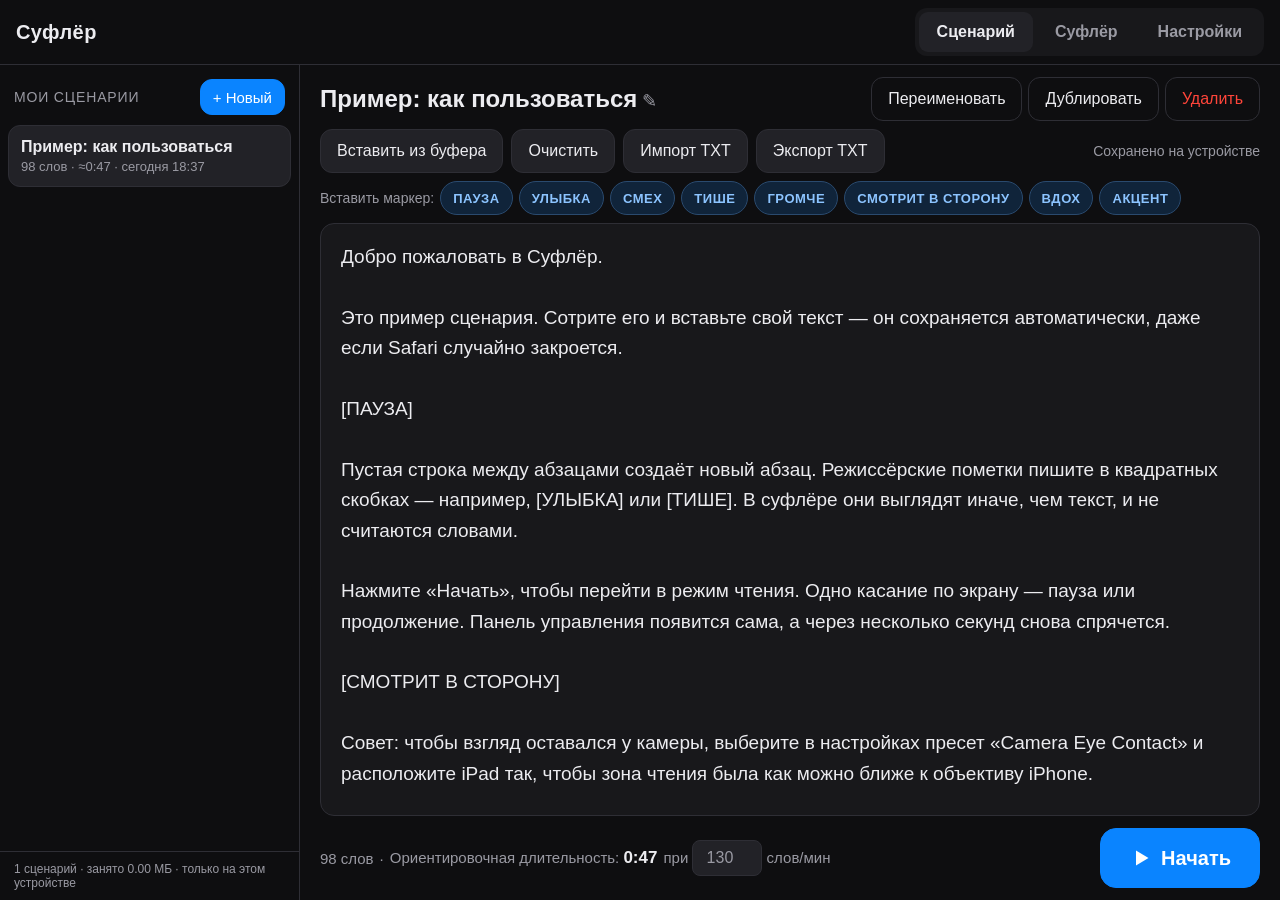
<file: index.html>
<!doctype html>
<html lang="ru">
<head>
<meta charset="utf-8">
<meta name="viewport" content="width=device-width, initial-scale=1, viewport-fit=cover, user-scalable=no">
<title>Суфлёр</title>
<meta name="description" content="Автономный телесуфлёр для съёмки видео">
<meta name="theme-color" content="#000000">
<meta name="color-scheme" content="dark">
<meta name="apple-mobile-web-app-capable" content="yes">
<meta name="mobile-web-app-capable" content="yes">
<meta name="apple-mobile-web-app-status-bar-style" content="black-translucent">
<meta name="apple-mobile-web-app-title" content="Суфлёр">
<meta name="format-detection" content="telephone=no">
<link rel="manifest" href="manifest.json">
<link rel="apple-touch-icon" href="icons/icon-180.png">
<link rel="icon" type="image/png" href="icons/icon-192.png">
<link rel="stylesheet" href="style.css">
</head>
<body>

<!-- ============ SCRIPT (редактор) ============ -->
<section id="editorView" class="view active" aria-label="Сценарий">
  <header class="topnav">
    <button id="btnLibrary" class="icon-btn only-narrow" aria-label="Список сценариев"><span data-icon="list"></span></button>
    <div class="brand">Суфлёр</div>
    <nav class="tabs" aria-label="Разделы">
      <button class="tab active" data-go="script">Сценарий</button>
      <button class="tab" data-go="prompter">Суфлёр</button>
      <button class="tab" data-go="settings">Настройки</button>
    </nav>
  </header>

  <div class="editor-body">
    <aside id="library" class="library">
      <div class="lib-head">
        <span>Мои сценарии</span>
        <button id="btnNew" class="btn small primary">+ Новый</button>
      </div>
      <ul id="scriptList" class="script-list"></ul>
      <div class="lib-foot" id="libFoot"></div>
    </aside>
    <div id="libScrim" class="lib-scrim"></div>

    <main class="editor-main">
      <div class="script-head">
        <button id="scriptName" class="script-name" title="Переименовать"></button>
        <div class="head-actions">
          <button id="btnRename" class="btn ghost">Переименовать</button>
          <button id="btnDuplicate" class="btn ghost">Дублировать</button>
          <button id="btnDelete" class="btn ghost danger">Удалить</button>
        </div>
      </div>

      <div class="toolbar">
        <button id="btnPaste" class="btn">Вставить из буфера</button>
        <button id="btnClear" class="btn">Очистить</button>
        <button id="btnImport" class="btn">Импорт TXT</button>
        <button id="btnExport" class="btn">Экспорт TXT</button>
        <input id="fileInput" type="file" accept=".txt,.text,.md,text/plain" hidden>
        <span id="saveState" class="save-state">Сохранено</span>
      </div>

      <div class="cue-row" id="cueRow">
        <span class="cue-row-label">Вставить маркер:</span>
      </div>

      <textarea id="editor" lang="ru" spellcheck="true" autocapitalize="sentences" placeholder="Вставьте или наберите текст сценария.

Пустая строка — новый абзац.
Режиссёрские пометки пишите в квадратных скобках: [ПАУЗА], [УЛЫБКА] — они видны в суфлёре, но не считаются словами."></textarea>

      <footer class="editor-foot">
        <div class="stats">
          <span id="statWords">0 слов</span>
          <span class="sep">·</span>
          <span>Ориентировочная длительность: <b id="statDuration">0:00</b></span>
          <label class="wpm">при <input id="wpmInput" type="number" inputmode="numeric" min="40" max="300" step="5"> слов/мин</label>
        </div>
        <div class="start-actions">
          <button id="btnResume" class="btn big hidden">Продолжить</button>
          <button id="btnStart" class="btn big primary"><span data-icon="play"></span> Начать</button>
        </div>
      </footer>
    </main>
  </div>
</section>

<!-- ============ PROMPTER ============ -->
<section id="prompterView" class="view" aria-label="Суфлёр">
  <div id="stage">
    <div id="mirror">
      <div id="scroller"><div id="col"></div></div>
      <div id="dimTop" class="dim"></div>
      <div id="dimBottom" class="dim"></div>
      <div id="markerL" class="line-marker"></div>
      <div id="markerR" class="line-marker"></div>
      <div id="countdown" aria-live="assertive"></div>
      <div id="hud"></div>
      <div id="heard"></div>
      <div id="endNote">Конец сценария</div>
    </div>
  </div>

  <div id="pTop" class="p-bar p-top">
    <button class="cbtn" data-act="exit"><span data-icon="close"></span><small>Выход</small></button>
    <div class="p-title">
      <div id="pTitle"></div>
      <div class="p-meta"><span id="pStatus"></span> <span id="voiceInd" class="voice-ind"></span></div>
      <div class="p-progress"><div id="pProgress"></div></div>
    </div>
    <button class="cbtn" data-act="hud" id="btnHud"><span data-icon="timer"></span><small>Время</small></button>
    <button class="cbtn" data-act="mirror" id="btnMirror"><span data-icon="mirror"></span><small>Зеркало</small></button>
    <button class="cbtn" data-act="fullscreen" id="btnFull"><span data-icon="full"></span><small>Экран</small></button>
    <button class="cbtn" data-act="settings"><span data-icon="sliders"></span><small>Настройки</small></button>
  </div>

  <div id="pControls" class="p-bar p-bottom">
    <div class="cgroup">
      <button class="cbtn" data-act="restart"><span data-icon="restart"></span><small>Сначала</small></button>
      <button class="cbtn" data-act="stop"><span data-icon="stop"></span><small>Стоп</small></button>
    </div>
    <div class="cgroup">
      <button class="cbtn" data-act="back5s"><span data-icon="back"></span><small>5 сек</small></button>
      <button class="cbtn txt" data-act="back3"><b>−3</b><small>строки</small></button>
      <button class="cbtn txt" data-act="back1"><b>−1</b><small>строка</small></button>
      <button class="cbtn play" data-act="toggle" id="btnPlay"><span data-icon="play"></span><small>Старт</small></button>
      <button class="cbtn txt" data-act="fwd1"><b>+1</b><small>строка</small></button>
    </div>
    <div class="cgroup speed">
      <button class="cbtn" data-act="slower"><span data-icon="minus"></span><small>Медленнее</small></button>
      <div class="speed-box">
        <input id="speedSlider" type="range" min="0" max="100" step="0.5" aria-label="Скорость">
        <div class="speed-label">Скорость <b id="speedVal"></b></div>
      </div>
      <button class="cbtn" data-act="faster"><span data-icon="plus"></span><small>Быстрее</small></button>
    </div>
  </div>

  <aside id="drawer" class="drawer" aria-label="Настройки">
    <div class="drawer-head">
      <b>Настройки</b>
      <button class="icon-btn" id="drawerClose" aria-label="Закрыть"><span data-icon="close"></span></button>
    </div>
    <div class="drawer-body" id="drawerBody"></div>
  </aside>
</section>

<div id="toast" class="toast" role="status" aria-live="polite"></div>
<div id="modal" class="modal hidden" role="dialog" aria-modal="true">
  <div class="modal-card">
    <h3 id="modalTitle"></h3>
    <div id="modalBody"></div>
    <input id="modalInput" type="text" class="hidden">
    <div class="modal-actions">
      <button id="modalCancel" class="btn">Отмена</button>
      <button id="modalOk" class="btn primary">OK</button>
    </div>
  </div>
</div>

<script src="app.js"></script>
</body>
</html>
</file>
<file: style.css>
/* ===== Суфлёр — стили ===== */
:root {
  --ui-bg: #0e0e10;
  --ui-panel: #18181b;
  --ui-panel-2: #222227;
  --ui-line: #2e2e35;
  --ui-text: #ececf0;
  --ui-dim: #9a9aa3;
  --accent: #0a84ff;
  --danger: #ff453a;
  --ok: #30d158;
  --sat: env(safe-area-inset-top, 0px);
  --sab: env(safe-area-inset-bottom, 0px);
  --sal: env(safe-area-inset-left, 0px);
  --sar: env(safe-area-inset-right, 0px);
  --font-ui: -apple-system, BlinkMacSystemFont, "SF Pro Text", "Segoe UI", Roboto, "Helvetica Neue", Arial, sans-serif;
}

* { box-sizing: border-box; }
html, body {
  margin: 0; height: 100%;
  background: #000; color: var(--ui-text);
  font-family: var(--font-ui);
  -webkit-text-size-adjust: 100%;
  -webkit-tap-highlight-color: transparent;
  overscroll-behavior: none;
}
body { overflow: hidden; position: fixed; inset: 0; }
button, input, select, textarea { font: inherit; color: inherit; }
button { touch-action: manipulation; cursor: pointer; }
.hidden { display: none !important; }

/* ---------- views ---------- */
.view { position: fixed; inset: 0; display: none; }
.view.active { display: flex; }

/* ---------- common buttons ---------- */
.btn {
  appearance: none; border: 1px solid var(--ui-line);
  background: var(--ui-panel-2); color: var(--ui-text);
  border-radius: 12px; padding: 0 16px; min-height: 44px;
  font-size: 16px; font-weight: 500; white-space: nowrap;
  display: inline-flex; align-items: center; justify-content: center; gap: 8px;
}
.btn:active { filter: brightness(1.3); }
.btn.small { min-height: 36px; padding: 0 12px; font-size: 15px; }
.btn.big { min-height: 60px; padding: 0 28px; font-size: 20px; font-weight: 600; border-radius: 16px; }
.btn.primary { background: var(--accent); border-color: var(--accent); color: #fff; }
.btn.ghost { background: transparent; }
.btn.danger { color: var(--danger); }
.btn .ico, .cbtn .ico { width: 1.2em; height: 1.2em; }
.icon-btn {
  appearance: none; border: 0; background: transparent; color: var(--ui-text);
  width: 48px; height: 48px; border-radius: 12px; display: inline-flex; align-items: center; justify-content: center;
}
.icon-btn .ico { width: 26px; height: 26px; }
.ico { display: inline-block; vertical-align: middle; }

/* ================= EDITOR ================= */
#editorView { flex-direction: column; background: var(--ui-bg); }
.topnav {
  display: flex; align-items: center; gap: 12px;
  padding: calc(8px + var(--sat)) calc(16px + var(--sar)) 8px calc(16px + var(--sal));
  border-bottom: 1px solid var(--ui-line); background: var(--ui-bg);
}
.brand { font-weight: 700; font-size: 20px; letter-spacing: .02em; margin-right: auto; }
.tabs { display: flex; background: var(--ui-panel); border-radius: 12px; padding: 4px; gap: 4px; }
.tab {
  appearance: none; border: 0; background: transparent; color: var(--ui-dim);
  padding: 0 18px; min-height: 40px; border-radius: 9px; font-size: 16px; font-weight: 600;
}
.tab.active { background: var(--ui-panel-2); color: var(--ui-text); }

.editor-body { flex: 1; display: flex; min-height: 0; position: relative; }

.library {
  width: 300px; flex: none; display: flex; flex-direction: column;
  border-right: 1px solid var(--ui-line); background: var(--ui-bg);
  padding-left: var(--sal);
}
.lib-head { display: flex; align-items: center; justify-content: space-between; padding: 14px 14px 10px; color: var(--ui-dim); font-size: 14px; text-transform: uppercase; letter-spacing: .06em; }
.script-list { list-style: none; margin: 0; padding: 0 8px 8px; overflow-y: auto; flex: 1; -webkit-overflow-scrolling: touch; }
.script-list li {
  padding: 12px 12px; border-radius: 12px; margin-bottom: 4px; cursor: pointer;
  border: 1px solid transparent;
}
.script-list li.active { background: var(--ui-panel-2); border-color: var(--ui-line); }
.script-list .nm { font-size: 16px; font-weight: 600; overflow: hidden; text-overflow: ellipsis; white-space: nowrap; }
.script-list .mt { font-size: 13px; color: var(--ui-dim); margin-top: 3px; }
.lib-foot { padding: 10px 14px calc(10px + var(--sab)); font-size: 12px; color: var(--ui-dim); border-top: 1px solid var(--ui-line); }
.lib-scrim { display: none; }

.editor-main { flex: 1; min-width: 0; display: flex; flex-direction: column; overflow-y: auto; padding: 12px calc(20px + var(--sar)) 0 20px; }
.script-head { display: flex; align-items: center; gap: 8px; flex-wrap: wrap; }
.script-name {
  appearance: none; border: 0; background: transparent; text-align: left;
  font-size: 24px; font-weight: 700; padding: 6px 0; margin-right: auto; max-width: 100%;
  overflow: hidden; text-overflow: ellipsis; white-space: nowrap;
}
.script-name::after { content: " ✎"; color: var(--ui-dim); font-weight: 400; font-size: 18px; }
.head-actions { display: flex; gap: 6px; flex-wrap: wrap; }
.toolbar { display: flex; gap: 8px; align-items: center; flex-wrap: wrap; margin: 8px 0; }
.save-state { margin-left: auto; color: var(--ui-dim); font-size: 14px; }
.save-state.saving { color: #ffd60a; }
.save-state.error { color: var(--danger); }

.cue-row { display: flex; gap: 6px; align-items: center; overflow-x: auto; padding-bottom: 8px; -webkit-overflow-scrolling: touch; scrollbar-width: none; }
.cue-row::-webkit-scrollbar { display: none; }
.cue-row-label { color: var(--ui-dim); font-size: 14px; white-space: nowrap; }
.chip {
  appearance: none; border: 1px solid #2a4a6e; background: #10243a; color: #8cc4ff;
  border-radius: 999px; padding: 0 12px; min-height: 34px; font-size: 13px; font-weight: 700;
  letter-spacing: .04em; white-space: nowrap;
}

#editor {
  flex: 1; min-height: 260px; width: 100%; resize: none;
  background: var(--ui-panel); border: 1px solid var(--ui-line); border-radius: 14px;
  padding: 18px 20px; font-size: 19px; line-height: 1.6; color: var(--ui-text);
  outline: none; -webkit-overflow-scrolling: touch;
}
#editor:focus { border-color: #3a3a44; }

.editor-foot {
  display: flex; align-items: center; justify-content: space-between; gap: 16px; flex-wrap: wrap;
  padding: 12px 0 calc(12px + var(--sab));
}
.stats { color: var(--ui-dim); font-size: 15px; display: flex; flex-wrap: wrap; align-items: center; gap: 6px; }
.stats b { color: var(--ui-text); font-size: 17px; }
.wpm input { width: 70px; min-height: 36px; background: var(--ui-panel-2); border: 1px solid var(--ui-line); border-radius: 8px; padding: 0 8px; text-align: center; font-size: 16px; }
.start-actions { display: flex; gap: 10px; }

/* ================= PROMPTER ================= */
#prompterView {
  --bg: #000; --fg: #fff; --bg-rgb: 0,0,0; --cue: #59a8ff; --mark: #ff9f0a;
  background: var(--bg);
  -webkit-user-select: none; user-select: none; -webkit-touch-callout: none;
}
#prompterView.theme-light { --bg: #fff; --fg: #000; --bg-rgb: 255,255,255; --cue: #0055c4; --mark: #d14b00; }
#prompterView.theme-gray  { --bg: #000; --fg: #c9c9c9; --bg-rgb: 0,0,0; --cue: #4f8fd6; --mark: #c27a00; }
#prompterView.theme-amber { --bg: #000; --fg: #ffd65a; --bg-rgb: 0,0,0; --cue: #59a8ff; --mark: #ff6b3d; }

#stage {
  position: absolute; inset: 0; overflow: hidden; touch-action: none;
  background: var(--bg);
}
#mirror { position: absolute; inset: 0; transform-origin: 50% 50%; }
#scroller { position: absolute; top: 0; left: 0; right: 0; will-change: transform; }
#col {
  position: relative; margin: 0 auto;
  width: var(--colw, 50%); max-width: calc(100% - 48px);
  font-size: var(--fs, 64px); line-height: var(--lh, 1.5); letter-spacing: var(--ls, 0);
  font-family: var(--font, var(--font-ui)); font-weight: var(--weight, 500);
  text-align: var(--align, left); color: var(--fg); opacity: var(--bright, 1);
  overflow-wrap: break-word; word-wrap: break-word;
  -webkit-font-smoothing: antialiased; text-rendering: optimizeLegibility;
}
#col p { margin: 0 0 var(--ps, 0.8em) 0; }
#col p.empty { color: #888; font-size: 0.5em; }
#col .cue {
  display: inline; font-size: 0.48em; line-height: 1; font-weight: 800; letter-spacing: .06em;
  text-transform: uppercase; color: var(--cue); border: 0.12em solid currentColor; border-radius: .45em;
  padding: .08em .45em; vertical-align: 0.3em; white-space: nowrap; font-style: normal;
  -webkit-box-decoration-break: clone; box-decoration-break: clone;
}
#prompterView.no-cues #col .cue { display: none; }
#prompterView.vf-highlight #col .w.said { opacity: .42; }

.dim { position: absolute; left: 0; right: 0; pointer-events: none; }
#dimTop {
  top: 0; height: var(--readY, 30%);
  background: linear-gradient(to bottom, rgba(var(--bg-rgb), var(--dim, .7)) 0%, rgba(var(--bg-rgb), var(--dim, .7)) calc(100% - var(--feather, 30px)), rgba(var(--bg-rgb), 0) 100%);
}
#dimBottom {
  top: var(--bandEnd, 60%); bottom: 0;
  background: linear-gradient(to bottom, rgba(var(--bg-rgb), 0) 0%, rgba(var(--bg-rgb), var(--dim, .7)) var(--feather, 30px), rgba(var(--bg-rgb), var(--dim, .7)) 100%);
}
#prompterView.no-focus .dim { display: none; }
.line-marker {
  position: absolute; top: var(--markY, 30%); width: 0; height: 0; pointer-events: none;
  border-top: 14px solid transparent; border-bottom: 14px solid transparent; margin-top: -14px; opacity: .85;
}
#markerL { left: var(--markL, 10%); border-left: 20px solid var(--mark); margin-left: -34px; }
#markerR { left: var(--markR, 90%); border-right: 20px solid var(--mark); margin-left: 14px; }
#prompterView.no-marker .line-marker { display: none; }

#countdown {
  position: absolute; inset: 0; display: none; align-items: center; justify-content: center;
  font-size: min(42vh, 42vw); font-weight: 700; color: var(--fg); pointer-events: none;
  background: rgba(var(--bg-rgb), .72); font-variant-numeric: tabular-nums;
}
#countdown.on { display: flex; }
#hud {
  position: absolute; top: calc(12px + var(--sat)); right: calc(16px + var(--sar));
  font-size: 18px; font-weight: 600; color: var(--fg); opacity: .5; display: none;
  font-variant-numeric: tabular-nums; pointer-events: none; text-align: right; line-height: 1.4;
}
#prompterView.show-hud #hud { display: block; }
/* пока видна верхняя панель, там та же информация — угловой индикатор прячем */
#prompterView:not(.controls-hidden) #hud { visibility: hidden; }
#heard {
  position: absolute; left: 50%; bottom: calc(16px + var(--sab)); transform: translateX(-50%);
  max-width: 80%; font-size: 18px; color: var(--fg); opacity: .45; display: none; white-space: nowrap; overflow: hidden; text-overflow: ellipsis;
  pointer-events: none;
}
#prompterView.show-heard #heard { display: block; }
#endNote {
  position: absolute; left: 0; right: 0; top: 50%; text-align: center; font-size: 28px; color: var(--fg); opacity: 0;
  pointer-events: none; transition: opacity .4s;
}
#prompterView.ended #endNote { opacity: .6; }

/* control bars */
.p-bar {
  position: absolute; left: 0; right: 0; display: flex; align-items: center; gap: 10px;
  background: rgba(16,16,18,.9); color: #f2f2f5;
  -webkit-backdrop-filter: blur(12px); backdrop-filter: blur(12px);
  transition: opacity .25s, transform .25s; z-index: 5;
}
.p-top { top: 0; padding: calc(6px + var(--sat)) calc(12px + var(--sar)) 6px calc(12px + var(--sal)); border-bottom: 1px solid rgba(255,255,255,.08); }
.p-bottom {
  bottom: 0; justify-content: space-between; flex-wrap: wrap;
  padding: 8px calc(12px + var(--sar)) calc(8px + var(--sab)) calc(12px + var(--sal));
  border-top: 1px solid rgba(255,255,255,.08);
}
#prompterView.controls-hidden .p-bar { opacity: 0; pointer-events: none; }
#prompterView.controls-hidden .p-top { transform: translateY(-20px); }
#prompterView.controls-hidden .p-bottom { transform: translateY(20px); }

.cgroup { display: flex; gap: 6px; align-items: center; }
.cbtn {
  appearance: none; border: 0; background: rgba(255,255,255,.08); color: #f2f2f5;
  min-width: 68px; height: 64px; border-radius: 14px; padding: 4px 8px;
  display: inline-flex; flex-direction: column; align-items: center; justify-content: center; gap: 2px;
}
.cbtn:active { background: rgba(255,255,255,.22); }
.cbtn .ico { width: 26px; height: 26px; }
.cbtn small { font-size: 12px; opacity: .75; line-height: 1; }
.cbtn.txt b { font-size: 22px; line-height: 1; }
.cbtn.play { min-width: 104px; background: var(--accent); }
.cbtn.play .ico { width: 32px; height: 32px; }
.cbtn.on { background: rgba(10,132,255,.35); box-shadow: inset 0 0 0 2px var(--accent); }
.speed-box { width: 300px; display: flex; flex-direction: column; gap: 2px; }
.speed-label { font-size: 13px; text-align: center; opacity: .8; }
.speed-label b { font-size: 17px; font-variant-numeric: tabular-nums; }

.p-title { flex: 1; min-width: 0; padding: 0 8px; }
#pTitle { font-weight: 600; font-size: 16px; overflow: hidden; text-overflow: ellipsis; white-space: nowrap; }
.p-meta { font-size: 13px; opacity: .7; margin-top: 2px; font-variant-numeric: tabular-nums; }
.p-progress { height: 4px; background: rgba(255,255,255,.12); border-radius: 2px; margin-top: 6px; overflow: hidden; }
#pProgress { height: 100%; width: 0; background: var(--accent); }
.voice-ind { display: inline-block; margin-left: 8px; }
.voice-ind::before { content: ""; display: inline-block; width: 9px; height: 9px; border-radius: 50%; margin-right: 5px; vertical-align: 1px; background: #666; }
.voice-ind.listening::before { background: var(--ok); }
.voice-ind.speaking::before { background: var(--ok); box-shadow: 0 0 0 4px rgba(48,209,88,.3); }
.voice-ind.error::before { background: var(--danger); }
.voice-ind:empty { display: none; }

/* range sliders (touch friendly) */
input[type=range] {
  -webkit-appearance: none; appearance: none; width: 100%; height: 36px; background: transparent; margin: 0;
  touch-action: pan-y;
}
input[type=range]::-webkit-slider-runnable-track { height: 6px; border-radius: 3px; background: rgba(255,255,255,.22); }
input[type=range]::-webkit-slider-thumb { -webkit-appearance: none; width: 30px; height: 30px; border-radius: 50%; background: #fff; margin-top: -12px; box-shadow: 0 1px 4px rgba(0,0,0,.5); }
input[type=range]::-moz-range-track { height: 6px; border-radius: 3px; background: rgba(255,255,255,.22); }
input[type=range]::-moz-range-thumb { width: 28px; height: 28px; border-radius: 50%; background: #fff; border: 0; }

/* ---------- settings drawer ---------- */
.drawer {
  position: absolute; top: 0; right: 0; bottom: 0; width: min(440px, 100%);
  background: rgba(20,20,23,.97); color: var(--ui-text); z-index: 10;
  border-left: 1px solid var(--ui-line);
  transform: translateX(105%); transition: transform .25s ease;
  display: flex; flex-direction: column;
  padding-right: var(--sar);
  -webkit-user-select: none; user-select: none;
}
#prompterView.drawer-open .drawer { transform: none; }
@media (min-width: 1000px) {
  /* на широком экране текст сдвигается влево, чтобы настройки было видно вживую */
  #prompterView.drawer-open #stage { right: min(440px, 100%); }
  #prompterView.drawer-open .p-bar { right: min(440px, 100%); }
}
.drawer-head { display: flex; align-items: center; justify-content: space-between; padding: calc(8px + var(--sat)) 8px 8px 20px; border-bottom: 1px solid var(--ui-line); font-size: 19px; }
.drawer-body { flex: 1; overflow-y: auto; -webkit-overflow-scrolling: touch; padding: 4px 20px calc(30px + var(--sab)); overscroll-behavior: contain; touch-action: pan-y; }
.set-section { padding: 14px 0 6px; border-bottom: 1px solid var(--ui-line); }
.set-section h4 { margin: 4px 0 10px; font-size: 13px; text-transform: uppercase; letter-spacing: .07em; color: var(--ui-dim); }
.set-row { margin: 10px 0 14px; }
.set-label { display: flex; justify-content: space-between; gap: 10px; font-size: 15px; margin-bottom: 4px; }
.set-label output { color: var(--ui-dim); font-variant-numeric: tabular-nums; }
.range-wrap { display: flex; align-items: center; gap: 8px; }
.step {
  appearance: none; border: 1px solid var(--ui-line); background: var(--ui-panel-2); color: var(--ui-text);
  width: 44px; height: 40px; border-radius: 10px; font-size: 22px; line-height: 1; flex: none;
}
.seg { display: flex; flex-wrap: wrap; gap: 6px; }
.seg button {
  appearance: none; flex: 1 1 auto; border: 1px solid var(--ui-line); background: var(--ui-panel-2);
  color: var(--ui-text); min-height: 42px; border-radius: 10px; padding: 0 10px; font-size: 14px; font-weight: 500;
}
.seg button.active { background: var(--accent); border-color: var(--accent); color: #fff; }
.toggle-row { display: flex; align-items: center; justify-content: space-between; gap: 12px; font-size: 15px; min-height: 44px; }
.switch { position: relative; width: 56px; height: 32px; flex: none; }
.switch input { opacity: 0; position: absolute; inset: 0; margin: 0; z-index: 1; cursor: pointer; }
.switch span { position: absolute; inset: 0; border-radius: 16px; background: #3a3a42; transition: background .2s; }
.switch span::after { content: ""; position: absolute; top: 3px; left: 3px; width: 26px; height: 26px; border-radius: 50%; background: #fff; transition: transform .2s; }
.switch input:checked + span { background: var(--ok); }
.switch input:checked + span::after { transform: translateX(24px); }
.hint { font-size: 13px; color: var(--ui-dim); line-height: 1.45; margin: 6px 0; }
.hint.warn { color: #ffd60a; }
.hint.err { color: #ff6961; }
.hint.good { color: var(--ok); }
.btn-row { display: flex; gap: 8px; flex-wrap: wrap; margin: 8px 0; }
.btn-row .btn { flex: 1 1 auto; font-size: 15px; }
.meter { position: relative; height: 14px; border-radius: 7px; background: #2a2a30; overflow: hidden; margin: 8px 0; }
.meter-fill { position: absolute; left: 0; top: 0; bottom: 0; width: 0; background: var(--ok); transition: width .05s linear; }
.meter-thr { position: absolute; top: -2px; bottom: -2px; width: 3px; background: #ffd60a; }
.heard-box { min-height: 44px; padding: 8px 10px; background: var(--ui-panel); border-radius: 10px; font-size: 14px; color: var(--ui-text); }
.keys-table { width: 100%; border-collapse: collapse; font-size: 14px; }
.keys-table td { padding: 6px 0; border-bottom: 1px solid #26262c; vertical-align: middle; }
.keys-table td:last-child { text-align: right; white-space: nowrap; }
.kbd { display: inline-block; padding: 2px 7px; margin: 1px; border-radius: 6px; background: #2c2c33; border: 1px solid #3a3a44; font-size: 12px; font-family: ui-monospace, Menlo, monospace; }
.keys-table .btn { min-height: 34px; font-size: 13px; padding: 0 10px; }
.keys-table .btn.listening { background: #ffd60a; color: #000; }
.preset-grid { display: grid; grid-template-columns: 1fr; gap: 8px; }
.preset-grid .btn { justify-content: flex-start; text-align: left; white-space: normal; padding: 10px 14px; flex-direction: column; align-items: flex-start; gap: 2px; }
.preset-grid .btn small { color: var(--ui-dim); font-weight: 400; font-size: 13px; }

/* ---------- toast & modal ---------- */
.toast {
  position: fixed; left: 50%; bottom: calc(110px + var(--sab)); transform: translate(-50%, 20px);
  background: #2c2c32; color: #fff; padding: 12px 16px; border-radius: 14px; font-size: 16px;
  box-shadow: 0 8px 30px rgba(0,0,0,.5); opacity: 0; pointer-events: none; transition: opacity .2s, transform .2s;
  z-index: 50; max-width: min(640px, calc(100vw - 32px)); display: flex; gap: 14px; align-items: center;
}
.toast.show { opacity: 1; transform: translate(-50%, 0); pointer-events: auto; }
.toast button { appearance: none; border: 0; background: transparent; color: #64b5ff; font-weight: 700; font-size: 16px; padding: 6px 4px; }
.modal { position: fixed; inset: 0; background: rgba(0,0,0,.6); z-index: 60; display: flex; align-items: center; justify-content: center; padding: 20px; }
.modal-card { background: var(--ui-panel); border: 1px solid var(--ui-line); border-radius: 18px; padding: 20px; width: min(520px, 100%); box-shadow: 0 20px 60px rgba(0,0,0,.6); }
.modal-card h3 { margin: 0 0 10px; font-size: 20px; }
#modalBody { font-size: 15px; line-height: 1.5; color: #cfcfd6; }
#modalBody p { margin: 0 0 10px; }
#modalInput { width: 100%; min-height: 48px; margin: 10px 0 0; padding: 0 12px; border-radius: 10px; border: 1px solid var(--ui-line); background: var(--ui-panel-2); font-size: 18px; }
.modal-actions { display: flex; justify-content: flex-end; gap: 10px; margin-top: 18px; }

/* ---------- responsive ---------- */
.only-narrow { display: none; }

@media (max-width: 900px) {
  .only-narrow { display: inline-flex; }
  .library {
    position: absolute; top: 0; bottom: 0; left: 0; z-index: 20; width: min(320px, 85vw);
    transform: translateX(-102%); transition: transform .25s; box-shadow: 10px 0 30px rgba(0,0,0,.5);
  }
  .editor-body.lib-open .library { transform: none; }
  .editor-body.lib-open .lib-scrim { display: block; position: absolute; inset: 0; z-index: 15; background: rgba(0,0,0,.5); }
  .editor-main { padding-left: calc(14px + var(--sal)); padding-right: calc(14px + var(--sar)); }
  .brand { display: none; }
  .tabs { margin-left: auto; }
  .tab { padding: 0 12px; }
}

/* portrait / narrow prompter controls */
@media (max-width: 1100px) {
  .p-bottom { justify-content: center; row-gap: 8px; }
  .cgroup.speed { order: -1; width: 100%; justify-content: center; }
  .speed-box { flex: 1; max-width: 520px; }
}
@media (max-width: 620px) {
  .cbtn { min-width: 52px; height: 56px; padding: 4px 4px; }
  .cbtn small { font-size: 10px; }
  .cbtn.play { min-width: 76px; }
  .p-top .cbtn small { display: none; }
  .head-actions .btn, .toolbar .btn { font-size: 14px; padding: 0 10px; }
  .btn.big { min-height: 54px; padding: 0 18px; font-size: 18px; }
  .script-name { font-size: 20px; }
}
@media (pointer: fine) {
  .script-list li:hover { background: var(--ui-panel); }
}
</file>
